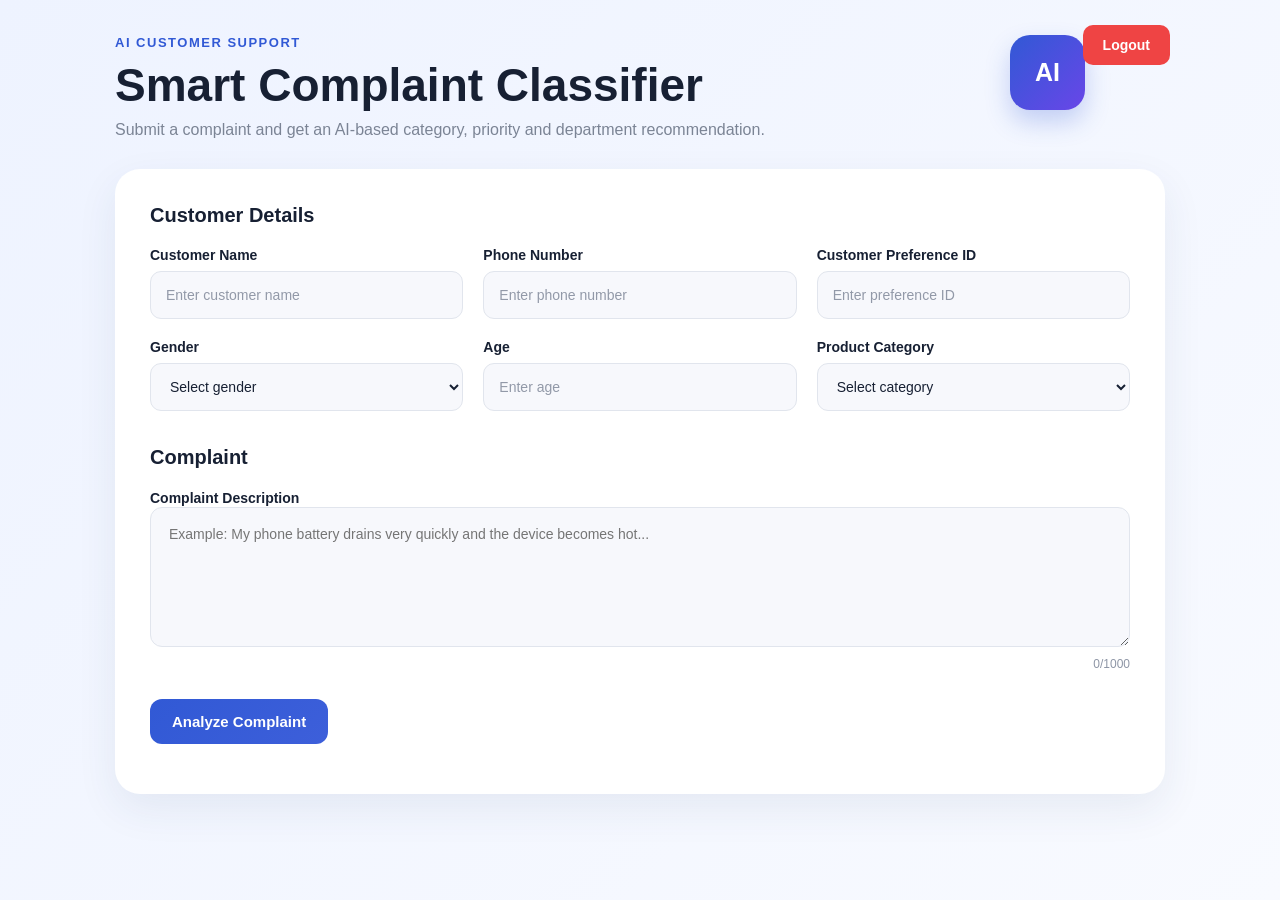
<file: index.html>
<!DOCTYPE html>
<html lang="en">

<head>
    <meta charset="UTF-8">
    <meta name="viewport" content="width=device-width, initial-scale=1.0">

    <title>Smart Complaint AI</title>

    <link rel="stylesheet" href="style.css">
</head>

<body>

    <!-- Header -->
    <header class="header">

        <div>
            <p class="small-title">AI CUSTOMER SUPPORT</p>

            <h1>Smart Complaint Classifier</h1>

            <p class="subtitle">
                Submit a complaint and get an AI-based category,
                priority and department recommendation.
            </p>
        </div>

        <div class="ai-box">
            AI
        </div>

        <button class="logout-btn" onclick="logout()">
            Logout
        </button>

    </header>


    <!-- Main Card -->
    <main class="main-card">

        <!-- Customer Details -->
        <section>

            <h2>Customer Details</h2>

            <div class="customer-grid">

                <!-- Customer Name -->
                <div class="field">

                    <label for="customerName">
                        Customer Name
                    </label>

                    <input
                        type="text"
                        id="customerName"
                        placeholder="Enter customer name"
                    >

                </div>


                <!-- Phone Number -->
                <div class="field">

                    <label for="phoneNumber">
                        Phone Number
                    </label>

                    <input
                        type="tel"
                        id="phoneNumber"
                        placeholder="Enter phone number"
                    >

                </div>


                <!-- Customer Preference ID -->
                <div class="field">

                    <label for="preferenceId">
                        Customer Preference ID
                    </label>

                    <input
                        type="text"
                        id="preferenceId"
                        placeholder="Enter preference ID"
                    >

                </div>


                <!-- Gender -->
                <div class="field">

                    <label for="gender">
                        Gender
                    </label>

                    <select id="gender">

                        <option value="">
                            Select gender
                        </option>

                        <option value="Male">
                            Male
                        </option>

                        <option value="Female">
                            Female
                        </option>

                        <option value="Other">
                            Other
                        </option>

                    </select>

                </div>


                <!-- Age -->
                <div class="field">

                    <label for="age">
                        Age
                    </label>

                    <input
                        type="number"
                        id="age"
                        placeholder="Enter age"
                        min="1"
                        max="120"
                    >

                </div>


                <!-- Product Category -->
                <div class="field">

                    <label for="product_category">
                        Product Category
                    </label>

                    <select id="product_category">

                        <option value="">
                            Select category
                        </option>

                        <option value="Mobile">
                            Mobile
                        </option>

                        <option value="Computer">
                            Computer
                        </option>

                        <option value="Electronics">
                            Electronics
                        </option>

                        <option value="Home Appliances">
                            Home Appliances
                        </option>

                        <option value="Furniture">
                            Furniture
                        </option>

                        <option value="Clothing">
                            Clothing
                        </option>

                        <option value="Other">
                            Other
                        </option>

                    </select>

                </div>

            </div>

        </section>


        <!-- Complaint -->
        <section class="complaint-section">

            <h2>Complaint</h2>

            <label for="complaint_text">
                Complaint Description
            </label>

            <textarea
                id="complaint_text"
                maxlength="1000"
                placeholder="Example: My phone battery drains very quickly and the device becomes hot..."
            ></textarea>

            <div class="counter">
                <span id="count">0</span>/1000
            </div>


            <button
                id="submitBtn"
                class="analyze-btn"
                type="submit"
                form="complaintForm"
            >
                Analyze Complaint
            </button>

        </section>


        <!-- Hidden form used by existing AI JavaScript -->
        <form id="complaintForm" style="display:none;"></form>


        <!-- Error -->
        <p id="error"></p>


        <!-- AI Results -->
        <section id="result" class="result-section hidden">

            <h2>AI Analysis Result</h2>

            <div class="result-grid">

                <div class="result-card">
                    <h3>Complaint Category</h3>
                    <p id="category">-</p>
                </div>

                <div class="result-card">
                    <h3>Priority</h3>
                    <p id="priority">-</p>
                </div>

                <div class="result-card">
                    <h3>Suggested Department</h3>
                    <p id="department">-</p>
                </div>

            </div>


            <div class="response-card">

                <h3>Suggested Response</h3>

                <p id="response">-</p>

            </div>


            <button
                id="newComplaint"
                class="new-complaint-btn"
                type="button"
            >
                Analyze Another Complaint
            </button>

        </section>

    </main>


    <script src="script.js"></script>


    <script>

        // Character counter
        const complaintBox =
            document.getElementById("complaint_text");

        const count =
            document.getElementById("count");

        if (complaintBox && count) {

            complaintBox.addEventListener("input", function () {

                count.textContent =
                    complaintBox.value.length;

            });

        }


        // Logout
        function logout() {

            localStorage.removeItem("loggedIn");

            window.location.href = "login.html";

        }

    </script>

</body>

</html>
</file>
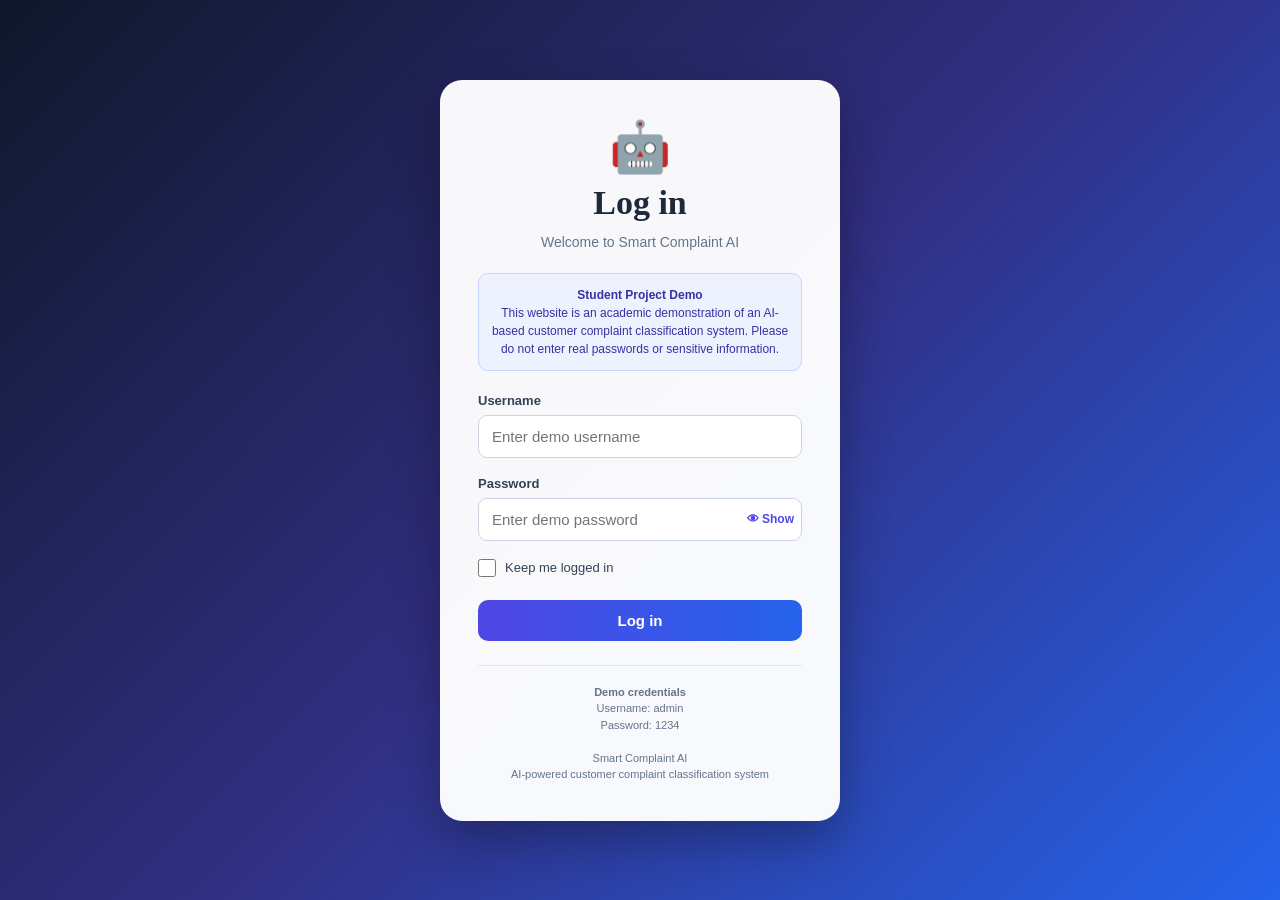
<file: login.html>
<!DOCTYPE html>
<html lang="en">
<head>
<meta charset="UTF-8">
<meta name="viewport" content="width=device-width, initial-scale=1.0">

<meta name="google-site-verification" content="uuMHXNL4Pbdpih9945tGALwYvrY6YrJYkxpumYeYgTM">

<title>Smart Complaint AI - Student Project Demo</title>

<style>
* {
    box-sizing: border-box;
    margin: 0;
    padding: 0;
    font-family: Arial, sans-serif;
}

body {
    min-height: 100vh;
    display: flex;
    justify-content: center;
    align-items: center;
    background: linear-gradient(135deg, #0f172a, #312e81, #2563eb);
    padding: 20px;
}

.login-card {
    width: 400px;
    padding: 38px;
    background: rgba(255,255,255,.97);
    border-radius: 22px;
    box-shadow: 0 20px 50px rgba(0,0,0,.3);
}

.logo {
    text-align: center;
    font-size: 50px;
    margin-bottom: 8px;
}

h1 {
    text-align: center;
    color: #1e293b;
    font-family: Georgia, serif;
    font-size: 34px;
    font-weight: 600;
    margin-bottom: 10px;
}

.subtitle {
    text-align: center;
    color: #64748b;
    font-size: 14px;
    line-height: 1.5;
    margin-bottom: 20px;
}

.demo-note {
    background: #eef2ff;
    color: #3730a3;
    border: 1px solid #c7d2fe;
    border-radius: 10px;
    padding: 12px;
    font-size: 12px;
    line-height: 1.5;
    text-align: center;
    margin-bottom: 22px;
}

.input-group {
    text-align: left;
    margin-bottom: 18px;
}

label {
    display: block;
    margin-bottom: 7px;
    color: #334155;
    font-weight: bold;
    font-size: 13px;
}

input[type="text"],
input[type="password"] {
    width: 100%;
    height: 43px;
    padding: 10px 13px;
    border: 1px solid #cbd5e1;
    border-radius: 9px;
    font-size: 15px;
    outline: none;
    background: white;
}

input:focus {
    border-color: #6366f1;
    box-shadow: 0 0 0 3px rgba(99,102,241,.15);
}

.password-wrapper {
    position: relative;
}

.password-wrapper input {
    padding-right: 65px;
}

.toggle-password {
    position: absolute;
    right: 8px;
    top: 50%;
    transform: translateY(-50%);
    border: none;
    background: transparent;
    color: #4f46e5;
    font-size: 12px;
    font-weight: bold;
    cursor: pointer;
}

.keep-login {
    display: flex;
    align-items: center;
    gap: 9px;
    margin: 5px 0 23px;
    color: #475569;
    font-size: 13px;
}

.keep-login input {
    width: 18px;
    height: 18px;
    accent-color: #4f46e5;
    cursor: pointer;
}

.keep-login label {
    margin: 0;
    font-weight: normal;
}

.login-btn {
    width: 100%;
    padding: 12px 20px;
    border: none;
    border-radius: 10px;
    background: linear-gradient(90deg, #4f46e5, #2563eb);
    color: white;
    font-size: 15px;
    font-weight: bold;
    cursor: pointer;
}

.login-btn:hover {
    opacity: .9;
}

#error {
    display: none;
    color: #dc2626;
    background: #fef2f2;
    border: 1px solid #fecaca;
    border-radius: 8px;
    padding: 9px 11px;
    margin-top: 15px;
    font-size: 13px;
}

.project-note {
    margin-top: 24px;
    padding-top: 18px;
    border-top: 1px solid #e2e8f0;
    text-align: center;
    color: #64748b;
    font-size: 11px;
    line-height: 1.5;
}

@media(max-width:480px) {
    .login-card {
        width: 100%;
        padding: 30px 24px;
    }
}
</style>
</head>

<body>

<div class="login-card">

    <div class="logo">🤖</div>

    <h1>Log in</h1>

    <p class="subtitle">
        Welcome to Smart Complaint AI
    </p>

    <div class="demo-note">
        <strong>Student Project Demo</strong><br>
        This website is an academic demonstration of an
        AI-based customer complaint classification system.
        Please do not enter real passwords or sensitive information.
    </div>

    <form id="loginForm">

        <div class="input-group">
            <label for="username">
                Username
            </label>

            <input
                type="text"
                id="username"
                autocomplete="off"
                placeholder="Enter demo username"
                required
            >
        </div>

        <div class="input-group">

            <label for="password">
                Password
            </label>

            <div class="password-wrapper">

                <input
                    type="password"
                    id="password"
                    autocomplete="off"
                    placeholder="Enter demo password"
                    required
                >

                <button
                    type="button"
                    class="toggle-password"
                    id="togglePassword"
                >
                    👁 Show
                </button>

            </div>
        </div>

        <div class="keep-login">

            <input
                type="checkbox"
                id="keepLoggedIn"
            >

            <label for="keepLoggedIn">
                Keep me logged in
            </label>

        </div>

        <button
            type="submit"
            class="login-btn"
        >
            Log in
        </button>

        <p id="error"></p>

    </form>

    <div class="project-note">
        <strong>Demo credentials</strong><br>
        Username: admin<br>
        Password: 1234<br><br>

        Smart Complaint AI<br>
        AI-powered customer complaint classification system
    </div>

</div>


<script>

const loginForm =
    document.getElementById("loginForm");

const error =
    document.getElementById("error");


/* Demo login */
loginForm.addEventListener("submit", function(event) {

    event.preventDefault();

    const username =
        document.getElementById("username").value.trim();

    const password =
        document.getElementById("password").value;

    /*
       Fixed demo credentials only.
       No user passwords are stored.
    */

    if (username === "admin" && password === "1234") {

        error.style.display = "none";

        localStorage.setItem("loggedIn", "true");

        window.location.href = "index.html";

    } else {

        error.style.display = "block";

        error.textContent =
            "Incorrect demo username or password.";

    }

});


/* Show / Hide password */

document
    .getElementById("togglePassword")
    .addEventListener("click", function() {

        const password =
            document.getElementById("password");

        if (password.type === "password") {

            password.type = "text";

            this.textContent = "👁 Hide";

        } else {

            password.type = "password";

            this.textContent = "👁 Show";

        }

    });

</script>

</body>
</html>
</file>
<file: style.css>
* {
    box-sizing: border-box;
    margin: 0;
    padding: 0;
}

body {
    font-family: Arial, sans-serif;
    background: linear-gradient(135deg, #eef3ff, #f8faff);
    min-height: 100vh;
    padding: 35px;
    color: #172033;
}


/* =========================
   HEADER
========================= */

.header {
    max-width: 1050px;
    margin: auto;
    position: relative;

    display: flex;
    align-items: flex-start;
    justify-content: space-between;

    padding-bottom: 30px;
}

.small-title {
    color: #3159d5;
    font-size: 13px;
    font-weight: bold;
    letter-spacing: 1.5px;
    margin-bottom: 10px;
}

h1 {
    font-size: 46px;
    line-height: 1.1;
    margin-bottom: 10px;
}

.subtitle {
    color: #7b8495;
    font-size: 16px;
}


/* =========================
   AI BOX
========================= */

.ai-box {
    width: 75px;
    height: 75px;

    display: flex;
    align-items: center;
    justify-content: center;

    margin-right: 80px;

    border-radius: 20px;

    background: linear-gradient(
        135deg,
        #3159d5,
        #6946e8
    );

    color: white;

    font-size: 25px;
    font-weight: bold;

    box-shadow:
        0 12px 25px rgba(49, 89, 213, 0.25);
}


/* =========================
   LOGOUT
========================= */

.logout-btn {
    position: absolute;
    right: -5px;
    top: -10px;

    border: none;
    border-radius: 10px;

    padding: 12px 20px;

    background: #ef4444;
    color: white;

    font-size: 14px;
    font-weight: bold;

    cursor: pointer;
}

.logout-btn:hover {
    background: #dc2626;
}


/* =========================
   MAIN CARD
========================= */

.main-card {
    max-width: 1050px;
    margin: auto;

    background: white;

    border-radius: 25px;

    padding: 35px;

    box-shadow:
        0 15px 40px rgba(40, 60, 100, 0.08);
}


/* =========================
   HEADINGS
========================= */

h2 {
    font-size: 20px;
    margin-bottom: 20px;
}


/* =========================
   CUSTOMER GRID
========================= */

.customer-grid {
    display: grid;

    grid-template-columns:
        repeat(3, 1fr);

    gap: 20px;
}


/* =========================
   FIELDS
========================= */

.field {
    display: flex;
    flex-direction: column;
}

.field label,
.complaint-section label {
    font-size: 14px;
    font-weight: bold;
    margin-bottom: 8px;
}

.field input,
.field select {
    height: 48px;

    width: 100%;

    padding: 0 15px;

    border: 1px solid #e1e5ed;

    border-radius: 11px;

    background: #f7f8fc;

    font-size: 14px;

    color: #172033;
}

.field input::placeholder {
    color: #9299a8;
}

.field input:focus,
.field select:focus {
    outline: none;

    border-color: #3159d5;

    background: white;

    box-shadow:
        0 0 0 3px rgba(49, 89, 213, 0.08);
}


/* =========================
   COMPLAINT
========================= */

.complaint-section {
    margin-top: 35px;
}

textarea {
    width: 100%;

    height: 140px;

    resize: vertical;

    padding: 18px;

    border: 1px solid #e1e5ed;

    border-radius: 12px;

    background: #f7f8fc;

    font-family: Arial, sans-serif;

    font-size: 14px;
}

textarea:focus {
    outline: none;

    border-color: #3159d5;

    background: white;
}


/* =========================
   CHARACTER COUNTER
========================= */

.counter {
    text-align: right;

    color: #8d95a5;

    font-size: 12px;

    margin-top: 6px;
}


/* =========================
   ANALYZE BUTTON
========================= */

.analyze-btn {
    margin-top: 28px;

    padding: 14px 22px;

    border: none;

    border-radius: 12px;

    background: linear-gradient(
        135deg,
        #3159d5,
        #3d5fda
    );

    color: white;

    font-size: 15px;

    font-weight: bold;

    cursor: pointer;

    transition: 0.2s;
}

.analyze-btn:hover {
    transform: translateY(-2px);

    box-shadow:
        0 8px 20px rgba(49, 89, 213, 0.25);
}


/* =========================
   ERROR
========================= */

#error {
    color: #dc2626;
    margin-top: 15px;
    font-size: 14px;
}


/* =========================
   AI RESULT SECTION
========================= */

.result-section {
    margin-top: 35px;
    padding-top: 30px;
    border-top: 1px solid #e5e7eb;
}

.hidden {
    display: none !important;
}

.result-grid {
    display: grid;
    grid-template-columns: repeat(3, 1fr);
    gap: 18px;
}

.result-card {
    background: #f7f8fc;
    border: 1px solid #e1e5ed;
    border-radius: 14px;
    padding: 20px;
}

.result-card h3,
.response-card h3 {
    font-size: 14px;
    margin-bottom: 10px;
    color: #64748b;
}

.result-card p {
    font-size: 17px;
    font-weight: bold;
    color: #3159d5;
}

.response-card {
    margin-top: 18px;
    padding: 20px;

    background: #f7f8fc;

    border: 1px solid #e1e5ed;

    border-radius: 14px;
}

.response-card p {
    color: #334155;
    line-height: 1.6;
}

.new-complaint-btn {
    margin-top: 20px;

    padding: 13px 20px;

    border: none;

    border-radius: 10px;

    background: #172033;

    color: white;

    font-size: 14px;

    font-weight: bold;

    cursor: pointer;
}

.new-complaint-btn:hover {
    opacity: 0.9;
}


/* =========================
   TABLET
========================= */

@media (max-width: 900px) {

    body {
        padding: 20px;
    }

    .customer-grid {
        grid-template-columns:
            repeat(2, 1fr);
    }

    .result-grid {
        grid-template-columns:
            1fr;
    }

    h1 {
        font-size: 36px;
    }
}


/* =========================
   MOBILE
========================= */

@media (max-width: 600px) {

    .customer-grid {
        grid-template-columns: 1fr;
    }

    .header {
        flex-direction: column;
    }

    .ai-box {
        display: none;
    }

    .logout-btn {
        position: static;
        margin-top: 15px;
    }

    h1 {
        font-size: 30px;
    }

    .main-card {
        padding: 22px;
    }
}
</file>
